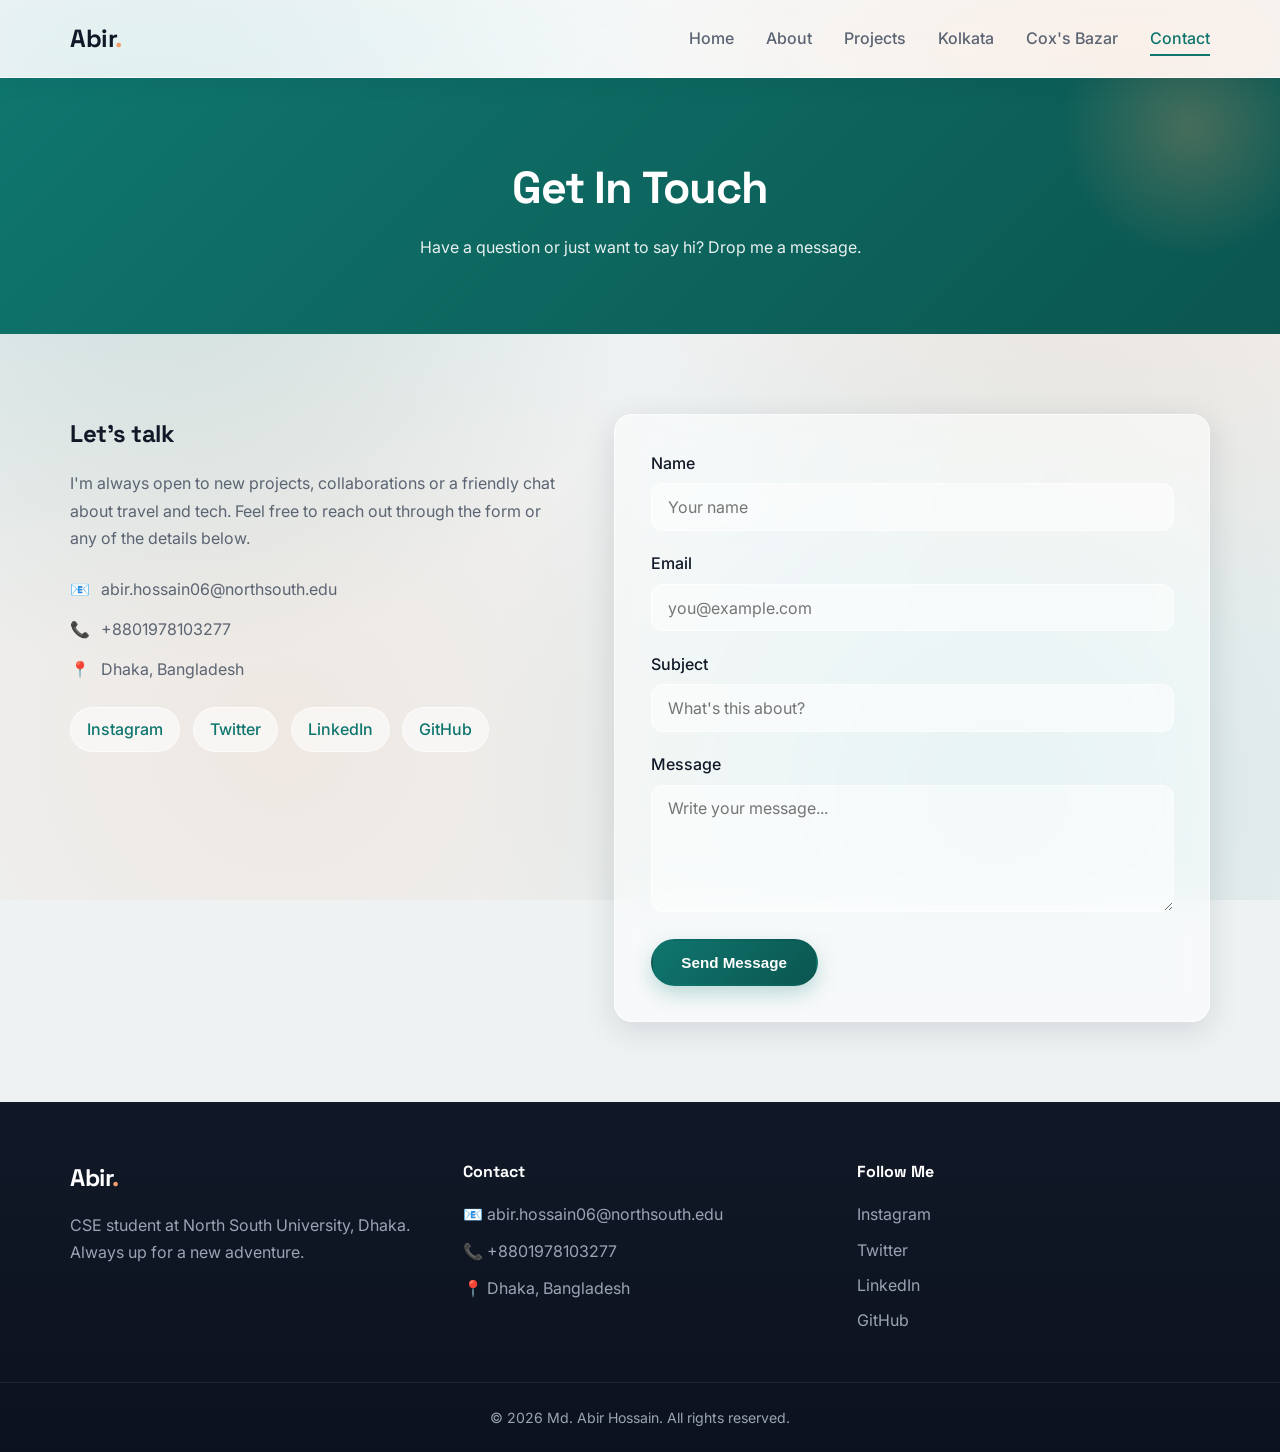
<file: contact.html>
<!DOCTYPE html>
<html lang="en">
<head>
  <meta charset="UTF-8" />
  <meta name="viewport" content="width=device-width, initial-scale=1.0" />
  <title>Contact — Md. Abir Hossain</title>
  <link rel="stylesheet" href="css/style.css" />
</head>
<body>
  <header class="site-header">
    <div class="container nav-wrap">
      <a href="index.html" class="logo">Abir<span>.</span></a>
      <input type="checkbox" id="nav-toggle" class="nav-toggle" />
      <label for="nav-toggle" class="nav-toggle-label"><span></span></label>
      <nav class="main-nav">
        <ul>
          <li><a href="index.html">Home</a></li>
          <li><a href="about.html">About</a></li>
          <li><a href="projects.html">Projects</a></li>
          <li><a href="kolkata.html">Kolkata</a></li>
          <li><a href="coxsbazar.html">Cox's Bazar</a></li>
          <li><a href="contact.html" class="active">Contact</a></li>
        </ul>
      </nav>
    </div>
  </header>

  <section class="page-banner">
    <div class="container">
      <h1>Get In Touch</h1>
      <p>Have a question or just want to say hi? Drop me a message.</p>
    </div>
  </section>

  <section class="section">
    <div class="container contact-grid">
      <div class="contact-info">
        <h2>Let's talk</h2>
        <p>
          I'm always open to new projects, collaborations or a friendly chat
          about travel and tech. Feel free to reach out through the form or any
          of the details below.
        </p>
        <ul class="contact-details">
          <li><span>📧</span> abir.hossain06@northsouth.edu</li>
          <li><span>📞</span> +8801978103277</li>
          <li><span>📍</span> Dhaka, Bangladesh</li>
        </ul>
        <div class="contact-socials">
          <a href="#">Instagram</a>
          <a href="#">Twitter</a>
          <a href="#">LinkedIn</a>
          <a href="#">GitHub</a>
        </div>
      </div>

      <form class="contact-form" onsubmit="return false;">
        <div class="form-group">
          <label for="name">Name</label>
          <input type="text" id="name" name="name" placeholder="Your name" required />
        </div>
        <div class="form-group">
          <label for="email">Email</label>
          <input type="email" id="email" name="email" placeholder="you@example.com" required />
        </div>
        <div class="form-group">
          <label for="subject">Subject</label>
          <input type="text" id="subject" name="subject" placeholder="What's this about?" />
        </div>
        <div class="form-group">
          <label for="message">Message</label>
          <textarea id="message" name="message" rows="5" placeholder="Write your message..." required></textarea>
        </div>
        <button type="submit" class="btn btn-primary">Send Message</button>
      </form>
    </div>
  </section>

  <footer id="contact" class="site-footer">
    <div class="container footer-grid">
      <div>
        <h3 class="footer-logo">Abir<span>.</span></h3>
        <p>CSE student at North South University, Dhaka. Always up for a new adventure.</p>
      </div>
      <div>
        <h4>Contact</h4>
        <ul class="footer-list">
          <li>📧 abir.hossain06@northsouth.edu</li>
          <li>📞 +8801978103277</li>
          <li>📍 Dhaka, Bangladesh</li>
        </ul>
      </div>
      <div>
        <h4>Follow Me</h4>
        <ul class="social-links">
          <li><a href="#">Instagram</a></li>
          <li><a href="#">Twitter</a></li>
          <li><a href="#">LinkedIn</a></li>
          <li><a href="#">GitHub</a></li>
        </ul>
      </div>
    </div>
    <div class="footer-bottom">
      <p>&copy; 2026 Md. Abir Hossain. All rights reserved.</p>
    </div>
  </footer>
</body>
</html>
</file>
<file: css/style.css>
/* fonts and color variables */
@import url('https://fonts.googleapis.com/css2?family=Inter:wght@400;500;600;700&family=Space+Grotesk:wght@500;600;700&display=swap');

:root {
  --primary: #0f766e;
  --primary-dark: #0b5650;
  --accent: #f59e6b;
  --accent-soft: #fde8d8;
  --dark: #111827;
  --gray: #5b6472;
  --light: #f4f6f8;
  --border: #e6eaef;
  --white: #ffffff;
  --shadow-sm: 0 2px 8px rgba(17, 24, 39, 0.05);
  --shadow: 0 12px 32px rgba(17, 24, 39, 0.08);
  --shadow-lg: 0 24px 60px rgba(17, 24, 39, 0.12);
  --radius: 18px;
  --radius-sm: 12px;
  --transition: 0.3s cubic-bezier(0.4, 0, 0.2, 1);
  --glass-bg: rgba(255, 255, 255, 0.55);
  --glass-border: rgba(255, 255, 255, 0.6);
  --glass-shadow: 0 8px 32px rgba(17, 24, 39, 0.12);
  --glass-blur: blur(18px) saturate(160%);
}

* {
  margin: 0;
  padding: 0;
  box-sizing: border-box;
}

html {
  scroll-behavior: smooth;
}

body {
  font-family: 'Inter', sans-serif;
  color: var(--dark);
  line-height: 1.7;
  background: #eef2f3;
  background-image:
    radial-gradient(circle at 12% 18%, rgba(15, 118, 110, 0.16), transparent 38%),
    radial-gradient(circle at 88% 12%, rgba(245, 158, 107, 0.18), transparent 40%),
    radial-gradient(circle at 78% 88%, rgba(15, 118, 110, 0.12), transparent 42%),
    radial-gradient(circle at 22% 82%, rgba(245, 158, 107, 0.12), transparent 42%);
  background-attachment: fixed;
  -webkit-font-smoothing: antialiased;
}

h1, h2, h3, .logo, .footer-logo {
  font-family: 'Space Grotesk', sans-serif;
  letter-spacing: -0.02em;
}

img {
  max-width: 100%;
  display: block;
}

a {
  text-decoration: none;
  color: inherit;
}

.container {
  width: min(1140px, 90%);
  margin: 0 auto;
}

/* header and navbar */
.site-header {
  position: sticky;
  top: 0;
  z-index: 100;
  background: rgba(255, 255, 255, 0.45);
  backdrop-filter: var(--glass-blur);
  -webkit-backdrop-filter: var(--glass-blur);
  border-bottom: 1px solid var(--glass-border);
  box-shadow: 0 4px 24px rgba(17, 24, 39, 0.06);
}

.nav-wrap {
  display: flex;
  align-items: center;
  justify-content: space-between;
  padding: 1.1rem 0;
}

.logo {
  font-size: 1.55rem;
  font-weight: 700;
  color: var(--dark);
}

.logo span,
.footer-logo span {
  color: var(--accent);
}

.main-nav ul {
  list-style: none;
  display: flex;
  gap: 2rem;
}

.main-nav a {
  font-weight: 500;
  color: var(--gray);
  position: relative;
  padding: 0.25rem 0;
  transition: color var(--transition);
}

.main-nav a::after {
  content: '';
  position: absolute;
  left: 0;
  bottom: -4px;
  width: 0;
  height: 2px;
  background: var(--primary);
  transition: width var(--transition);
}

.main-nav a:hover {
  color: var(--primary);
}

.main-nav a:hover::after,
.main-nav a.active::after {
  width: 100%;
}

.main-nav a.active {
  color: var(--primary);
}

/* Mobile nav toggle */
.nav-toggle {
  display: none;
}

.nav-toggle-label {
  display: none;
  cursor: pointer;
  width: 28px;
  height: 22px;
  position: relative;
}

.nav-toggle-label span,
.nav-toggle-label span::before,
.nav-toggle-label span::after {
  content: '';
  position: absolute;
  width: 28px;
  height: 3px;
  background: var(--dark);
  border-radius: 2px;
  transition: var(--transition);
}

.nav-toggle-label span {
  top: 50%;
  transform: translateY(-50%);
}

.nav-toggle-label span::before {
  top: -9px;
}

.nav-toggle-label span::after {
  top: 9px;
}

/* hero section */
.hero {
  position: relative;
  padding: 5.5rem 0;
  overflow: hidden;
}

.hero::before {
  content: '';
  position: absolute;
  top: -120px;
  right: -80px;
  width: 380px;
  height: 380px;
  background: radial-gradient(circle, rgba(15, 118, 110, 0.18), transparent 70%);
  border-radius: 50%;
  pointer-events: none;
}

.hero::after {
  content: '';
  position: absolute;
  bottom: -140px;
  left: -100px;
  width: 320px;
  height: 320px;
  background: radial-gradient(circle, rgba(245, 158, 107, 0.22), transparent 70%);
  border-radius: 50%;
  pointer-events: none;
}

.hero-inner {
  position: relative;
  display: flex;
  align-items: center;
  gap: 3.5rem;
}

.hero-text {
  flex: 1;
}

.eyebrow {
  display: inline-block;
  color: var(--primary);
  font-weight: 600;
  letter-spacing: 2px;
  text-transform: uppercase;
  font-size: 0.8rem;
  padding: 0.35rem 0.9rem;
  background: rgba(15, 118, 110, 0.08);
  border-radius: 50px;
  margin-bottom: 1rem;
}

.hero-text h1 {
  font-size: clamp(2.4rem, 5.5vw, 3.8rem);
  line-height: 1.05;
  margin-bottom: 0.6rem;
}

.hero-text h2 {
  font-family: 'Inter', sans-serif;
  font-size: 1.2rem;
  font-weight: 500;
  color: var(--primary);
  margin-bottom: 1.3rem;
  letter-spacing: 0;
}

.lead {
  color: var(--gray);
  max-width: 480px;
  margin-bottom: 2rem;
}

.hero-buttons {
  display: flex;
  gap: 1rem;
  flex-wrap: wrap;
}

.hero-image {
  flex: 1;
  display: flex;
  justify-content: center;
}

.hero-image img {
  width: 340px;
  height: 340px;
  object-fit: cover;
  border-radius: 32px;
  border: 1px solid var(--glass-border);
  box-shadow: var(--glass-shadow);
  transition: transform var(--transition);
}

.hero-image img:hover {
  transform: translateY(-6px) rotate(-1deg);
}

/* buttons */
.btn {
  display: inline-block;
  padding: 0.8rem 1.8rem;
  border-radius: 50px;
  font-weight: 600;
  font-size: 0.95rem;
  transition: var(--transition);
  border: 2px solid transparent;
}

.btn-primary {
  background: linear-gradient(135deg, var(--primary) 0%, var(--primary-dark) 100%);
  color: var(--white);
  box-shadow: 0 8px 20px rgba(15, 118, 110, 0.25);
}

.btn-primary:hover {
  transform: translateY(-3px);
  box-shadow: 0 14px 28px rgba(15, 118, 110, 0.35);
}

.btn-outline {
  border-color: var(--primary);
  color: var(--primary);
}

.btn-outline:hover {
  background: var(--primary);
  color: var(--white);
  transform: translateY(-3px);
  box-shadow: 0 12px 24px rgba(15, 118, 110, 0.25);
}

/* sections */
.section {
  padding: 5rem 0;
}

.section-alt {
  background: rgba(255, 255, 255, 0.35);
  backdrop-filter: blur(6px);
  -webkit-backdrop-filter: blur(6px);
}

.section-title {
  text-align: center;
  font-size: clamp(1.8rem, 4vw, 2.4rem);
  margin-bottom: 3rem;
  position: relative;
}

.section-title::after {
  content: '';
  display: block;
  width: 56px;
  height: 4px;
  background: linear-gradient(90deg, var(--primary), var(--accent));
  margin: 1rem auto 0;
  border-radius: 4px;
}

/* cards */
.card-grid {
  display: grid;
  grid-template-columns: repeat(auto-fit, minmax(250px, 1fr));
  gap: 2rem;
}

.card {
  background: var(--glass-bg);
  backdrop-filter: var(--glass-blur);
  -webkit-backdrop-filter: var(--glass-blur);
  padding: 2.4rem 2rem;
  border-radius: var(--radius);
  box-shadow: var(--glass-shadow);
  border: 1px solid var(--glass-border);
  text-align: center;
  transition: transform var(--transition), box-shadow var(--transition);
}

.card:hover {
  transform: translateY(-10px);
  box-shadow: var(--shadow-lg);
}

.card-icon {
  display: inline-flex;
  align-items: center;
  justify-content: center;
  width: 70px;
  height: 70px;
  font-size: 2rem;
  margin-bottom: 1.2rem;
  background: linear-gradient(135deg, rgba(255, 255, 255, 0.7), rgba(253, 232, 216, 0.6));
  border: 1px solid var(--glass-border);
  border-radius: 20px;
}

.card h3 {
  margin-bottom: 0.6rem;
  color: var(--dark);
}

.card p {
  color: var(--gray);
}

/* place cards on home page */
.place-card {
  background: var(--glass-bg);
  backdrop-filter: var(--glass-blur);
  -webkit-backdrop-filter: var(--glass-blur);
  border-radius: var(--radius);
  overflow: hidden;
  box-shadow: var(--glass-shadow);
  border: 1px solid var(--glass-border);
  transition: transform var(--transition), box-shadow var(--transition);
}

.place-card:hover {
  transform: translateY(-10px);
  box-shadow: var(--shadow-lg);
}

.place-card img {
  height: 230px;
  width: 100%;
  object-fit: cover;
  transition: transform 0.6s ease;
}

.place-card:hover img {
  transform: scale(1.07);
}

.place-card-body {
  padding: 1.6rem;
}

.place-card-body h3 {
  margin-bottom: 0.5rem;
}

.place-card-body p {
  color: var(--gray);
  margin-bottom: 1rem;
}

.link-arrow {
  display: inline-block;
  color: var(--primary);
  font-weight: 600;
  transition: var(--transition);
}

.link-arrow:hover {
  color: var(--accent);
  transform: translateX(4px);
}

/* stats strip */
.stats {
  background: linear-gradient(135deg, var(--primary) 0%, var(--primary-dark) 100%);
  color: var(--white);
  padding: 3.5rem 0;
}

.stats-grid {
  display: grid;
  grid-template-columns: repeat(auto-fit, minmax(150px, 1fr));
  gap: 1.5rem;
  text-align: center;
}

.stat-number {
  display: block;
  font-family: 'Space Grotesk', sans-serif;
  font-size: 2.6rem;
  font-weight: 700;
}

.stat-label {
  font-size: 0.9rem;
  letter-spacing: 0.5px;
  opacity: 0.85;
}

/* call to action */
.cta {
  position: relative;
  background: linear-gradient(135deg, #111827 0%, #1e293b 100%);
  color: var(--white);
  text-align: center;
  padding: 5rem 0;
  overflow: hidden;
}

.cta::before {
  content: '';
  position: absolute;
  top: -100px;
  right: -60px;
  width: 300px;
  height: 300px;
  background: radial-gradient(circle, rgba(245, 158, 107, 0.25), transparent 70%);
  border-radius: 50%;
}

.cta h2 {
  position: relative;
  font-size: clamp(1.8rem, 4vw, 2.4rem);
  margin-bottom: 0.6rem;
}

.cta p {
  position: relative;
  color: #cbd2d9;
  margin-bottom: 1.8rem;
}

.btn-light {
  position: relative;
  background: var(--white);
  color: var(--dark);
}

.btn-light:hover {
  background: var(--accent);
  color: var(--white);
  transform: translateY(-3px);
  box-shadow: 0 12px 24px rgba(245, 158, 107, 0.35);
}

/* project cards */
.project-card {
  background: var(--glass-bg);
  backdrop-filter: var(--glass-blur);
  -webkit-backdrop-filter: var(--glass-blur);
  border-radius: var(--radius);
  overflow: hidden;
  box-shadow: var(--glass-shadow);
  border: 1px solid var(--glass-border);
  transition: transform var(--transition), box-shadow var(--transition);
  display: flex;
  flex-direction: column;
}

.project-card:hover {
  transform: translateY(-10px);
  box-shadow: var(--shadow-lg);
}

.project-thumb {
  overflow: hidden;
  height: 200px;
}

.project-thumb img {
  width: 100%;
  height: 100%;
  object-fit: cover;
  transition: transform 0.6s ease;
}

.project-card:hover .project-thumb img {
  transform: scale(1.08);
}

.project-body {
  padding: 1.6rem;
  display: flex;
  flex-direction: column;
  flex: 1;
}

.project-body h3 {
  margin-bottom: 0.5rem;
  color: var(--dark);
}

.project-body p {
  color: var(--gray);
  margin-bottom: 1rem;
}

.tag-row {
  display: flex;
  flex-wrap: wrap;
  gap: 0.5rem;
  margin-bottom: 1rem;
}

.tag {
  background: rgba(253, 232, 216, 0.7);
  border: 1px solid rgba(245, 158, 107, 0.35);
  color: #b45c2e;
  font-size: 0.78rem;
  font-weight: 600;
  padding: 0.3rem 0.8rem;
  border-radius: 50px;
}

.project-body .link-arrow {
  margin-top: auto;
}

/* contact page */
.contact-grid {
  display: grid;
  grid-template-columns: 1fr 1.2fr;
  gap: 3rem;
  align-items: start;
}

.contact-info h2 {
  margin-bottom: 1rem;
}

.contact-info p {
  color: var(--gray);
  margin-bottom: 1.5rem;
}

.contact-details {
  list-style: none;
  margin-bottom: 1.5rem;
}

.contact-details li {
  display: flex;
  align-items: center;
  gap: 0.7rem;
  margin-bottom: 0.8rem;
  color: var(--gray);
}

.contact-socials {
  display: flex;
  flex-wrap: wrap;
  gap: 0.8rem;
}

.contact-socials a {
  background: var(--glass-bg);
  backdrop-filter: var(--glass-blur);
  -webkit-backdrop-filter: var(--glass-blur);
  border: 1px solid var(--glass-border);
  padding: 0.5rem 1rem;
  border-radius: 50px;
  font-weight: 500;
  color: var(--primary);
  transition: var(--transition);
}

.contact-socials a:hover {
  background: var(--primary);
  color: var(--white);
}

.contact-form {
  background: var(--glass-bg);
  backdrop-filter: var(--glass-blur);
  -webkit-backdrop-filter: var(--glass-blur);
  padding: 2.2rem;
  border-radius: var(--radius);
  box-shadow: var(--glass-shadow);
  border: 1px solid var(--glass-border);
}

.form-group {
  margin-bottom: 1.2rem;
}

.form-group label {
  display: block;
  font-weight: 500;
  margin-bottom: 0.4rem;
}

.form-group input,
.form-group textarea {
  width: 100%;
  padding: 0.8rem 1rem;
  border: 1px solid var(--glass-border);
  border-radius: var(--radius-sm);
  font-family: inherit;
  font-size: 1rem;
  background: rgba(255, 255, 255, 0.5);
  transition: var(--transition);
}

.form-group input:focus,
.form-group textarea:focus {
  outline: none;
  background: rgba(255, 255, 255, 0.85);
  border-color: var(--primary);
  box-shadow: 0 0 0 4px rgba(15, 118, 110, 0.12);
}

.form-group textarea {
  resize: vertical;
}

/* page banner */
.page-banner {
  position: relative;
  background: linear-gradient(135deg, var(--primary) 0%, var(--primary-dark) 100%);
  color: var(--white);
  text-align: center;
  padding: 4.5rem 0;
  overflow: hidden;
}

.page-banner::before {
  content: '';
  position: absolute;
  top: -80px;
  right: -40px;
  width: 260px;
  height: 260px;
  background: radial-gradient(circle, rgba(245, 158, 107, 0.25), transparent 70%);
  border-radius: 50%;
}

.page-banner h1 {
  position: relative;
  font-size: clamp(2rem, 5vw, 2.8rem);
  margin-bottom: 0.5rem;
}

.page-banner p {
  position: relative;
  opacity: 0.9;
}

/* about page */
.about-grid {
  display: grid;
  grid-template-columns: 1fr 1.3fr;
  gap: 3.5rem;
  align-items: center;
}

.about-image img {
  border-radius: var(--radius);
  border: 1px solid var(--glass-border);
  box-shadow: var(--glass-shadow);
}

.about-text h2 {
  margin-bottom: 1rem;
}

.about-text p {
  color: var(--gray);
  margin-bottom: 1rem;
}

.about-text h3 {
  margin: 1.5rem 0 0.8rem;
  color: var(--primary);
}

.skill-list {
  list-style: none;
  display: flex;
  flex-wrap: wrap;
  gap: 0.7rem;
}

.skill-list li {
  background: var(--glass-bg);
  backdrop-filter: var(--glass-blur);
  -webkit-backdrop-filter: var(--glass-blur);
  border: 1px solid var(--glass-border);
  padding: 0.5rem 1.1rem;
  border-radius: 50px;
  font-size: 0.9rem;
  font-weight: 500;
  transition: var(--transition);
}

.skill-list li:hover {
  background: var(--primary);
  color: var(--white);
  border-color: var(--primary);
  transform: translateY(-2px);
}

/* timeline */
.timeline {
  display: grid;
  grid-template-columns: repeat(auto-fit, minmax(220px, 1fr));
  gap: 1.8rem;
}

.timeline-item {
  background: var(--glass-bg);
  backdrop-filter: var(--glass-blur);
  -webkit-backdrop-filter: var(--glass-blur);
  padding: 2rem 1.8rem;
  border-radius: var(--radius);
  box-shadow: var(--glass-shadow);
  border: 1px solid var(--glass-border);
  border-top: 4px solid var(--accent);
  transition: transform var(--transition), box-shadow var(--transition);
}

.timeline-item:hover {
  transform: translateY(-6px);
  box-shadow: var(--shadow-lg);
}

.timeline-item .year {
  display: inline-block;
  font-family: 'Space Grotesk', sans-serif;
  font-weight: 700;
  color: var(--primary);
  font-size: 1.4rem;
  margin-bottom: 0.5rem;
}

/* travel page hero */
.travel-hero {
  background-size: cover;
  background-position: center;
  color: var(--white);
  text-align: center;
  padding: 7rem 0;
}

.travel-hero h1 {
  font-size: clamp(2.4rem, 5.5vw, 3.6rem);
  margin-bottom: 0.5rem;
  text-shadow: 0 2px 12px rgba(0, 0, 0, 0.45);
}

.travel-hero p {
  font-size: 1.25rem;
  text-shadow: 0 2px 8px rgba(0, 0, 0, 0.45);
}

.intro-text {
  max-width: 720px;
  margin: 0 auto 3rem;
  text-align: center;
  color: var(--gray);
  font-size: 1.1rem;
}

/* photo gallery */
.gallery {
  display: grid;
  grid-template-columns: repeat(auto-fit, minmax(220px, 1fr));
  gap: 1.4rem;
}

.gallery img {
  height: 270px;
  width: 100%;
  object-fit: cover;
  border-radius: var(--radius);
  box-shadow: var(--shadow-sm);
  transition: transform var(--transition), box-shadow var(--transition);
}

.gallery img:hover {
  transform: scale(1.04);
  box-shadow: var(--shadow-lg);
}

/* footer */
.site-footer {
  background: linear-gradient(180deg, #111827 0%, #0c121d 100%);
  color: #9aa4b2;
  padding-top: 3.5rem;
}

.footer-grid {
  display: grid;
  grid-template-columns: repeat(auto-fit, minmax(220px, 1fr));
  gap: 2.5rem;
  padding-bottom: 2.5rem;
}

.footer-logo {
  font-size: 1.5rem;
  color: var(--white);
  margin-bottom: 0.8rem;
}

.site-footer h4 {
  color: var(--white);
  margin-bottom: 1rem;
  font-family: 'Space Grotesk', sans-serif;
}

.footer-list,
.social-links {
  list-style: none;
}

.footer-list li {
  margin-bottom: 0.6rem;
}

.social-links li {
  margin-bottom: 0.5rem;
}

.social-links a {
  transition: var(--transition);
}

.social-links a:hover {
  color: var(--accent);
  padding-left: 6px;
}

.footer-bottom {
  border-top: 1px solid rgba(255, 255, 255, 0.08);
  text-align: center;
  padding: 1.4rem 0;
  font-size: 0.88rem;
}

/* responsive breakpoints */
@media (max-width: 820px) {
  .nav-toggle-label {
    display: block;
  }

  .main-nav {
    position: absolute;
    top: 100%;
    left: 0;
    width: 100%;
    background: rgba(255, 255, 255, 0.7);
    backdrop-filter: var(--glass-blur);
    -webkit-backdrop-filter: var(--glass-blur);
    border-bottom: 1px solid var(--glass-border);
    box-shadow: var(--glass-shadow);
    max-height: 0;
    overflow: hidden;
    transition: max-height var(--transition);
  }

  .main-nav ul {
    flex-direction: column;
    gap: 0;
    padding: 0.5rem 5%;
  }

  .main-nav li {
    border-bottom: 1px solid var(--light);
  }

  .main-nav a {
    display: block;
    padding: 0.9rem 0;
  }

  .nav-toggle:checked ~ .main-nav {
    max-height: 420px;
  }

  .hero-inner {
    flex-direction: column-reverse;
    text-align: center;
  }

  .lead {
    margin-left: auto;
    margin-right: auto;
  }

  .hero-buttons {
    justify-content: center;
  }

  .about-grid {
    grid-template-columns: 1fr;
  }

  .contact-grid {
    grid-template-columns: 1fr;
  }

  .skill-list {
    justify-content: center;
  }
}

@media (max-width: 480px) {
  .hero-image img {
    width: 240px;
    height: 240px;
  }

  .section {
    padding: 3rem 0;
  }

  .hero-buttons {
    flex-direction: column;
  }

  .btn {
    text-align: center;
  }
}

/* subtle entrance animations */
@keyframes fadeUp {
  from {
    opacity: 0;
    transform: translateY(24px);
  }
  to {
    opacity: 1;
    transform: translateY(0);
  }
}

.hero-text,
.hero-image,
.section-title,
.card,
.place-card,
.project-card,
.timeline-item,
.gallery img,
.contact-info,
.contact-form {
  animation: fadeUp 0.7s ease both;
}

@media (prefers-reduced-motion: reduce) {
  * {
    animation: none !important;
    scroll-behavior: auto;
  }
}
</file>
